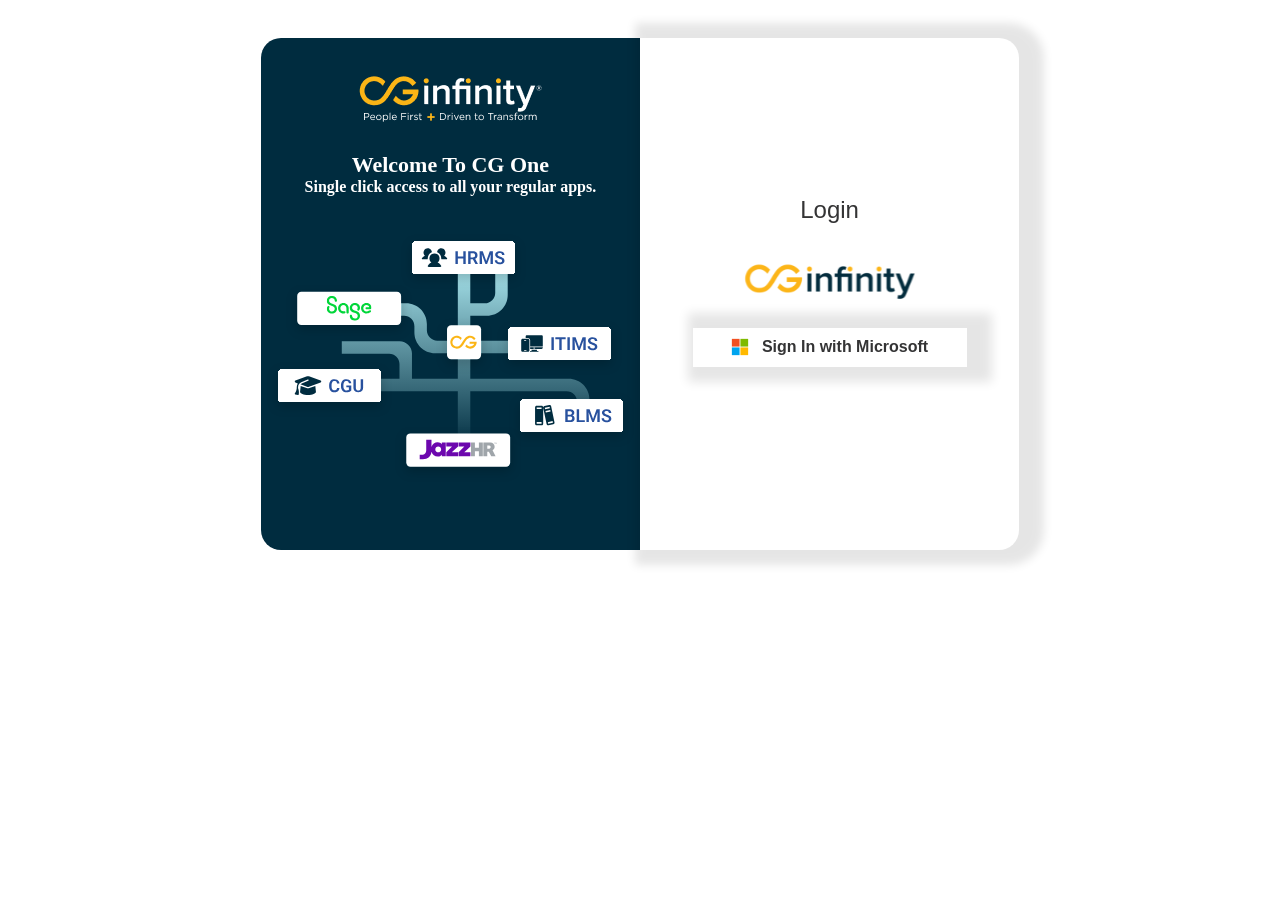
<file: ChatBotFrondEnd/index.html>
<!DOCTYPE html>
<html lang="en">
    <link rel="stylesheet" href="loginPage.css">
<head>
    <meta charset="UTF-8">
    <meta name="viewport" content="width=<device-width>, initial-scale=1.0">
    <title>Document</title>
</head>
<style>
   
</style>
<body>
    <div class="container">
        <div class="sub_LeftContainer">
            <div>
                <img src="./Images/cgLogo.png" >
            </div>
            <div class="leftPaneText">
                <span class="welcomeText">Welcome To CG One</span>
                <span class="SingleSignInText">Single click access to all your regular apps.</span>
            </div>
            <div style="margin-top: 3vw;">
                <img src="./Images/Logo-Tree-Login.svg" >
            </div>
        </div>
        <div class="sub_RighttContainer">
            <span class="loginText">Login</span>
            <img src="./Images/CG-Logo_GoldNavy 1.svg" style="margin-top: 3vw;" width="204" height="40">
            <a href="./dashboard.html" class="logInButton">
                <img src="./Images/Microsoft.svg" width="18" height="18">
                <span class="signInText">Sign In with Microsoft</span>
            </a>
        </div>
    </div>
</body>
</html>
</file>
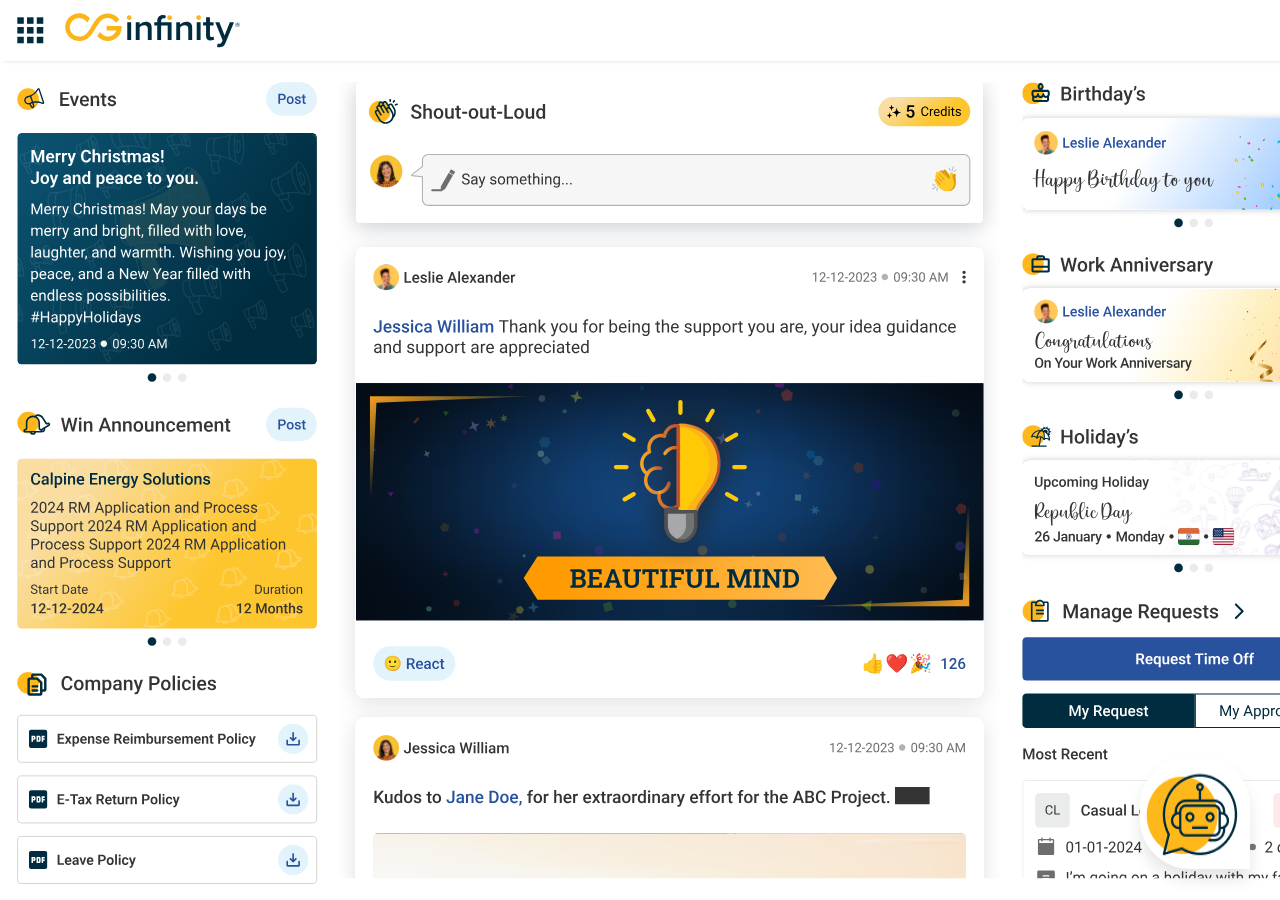
<file: ChatBotFrondEnd/dashboard.html>
<!DOCTYPE html>
<html lang="en">
<link rel="stylesheet" href="style.css">

<head>
    <meta charset="UTF-8">
    <title>Chatbot</title>
</head>
<body>
<div>
    <div class="chatbox">
        <div class="chatbox__support">
            <div class="chatBox_header_contanier">
                <div class="chatbox__header">
                    <div class="chatbox__image--header">
                        <img src="./Images/Chatbot Logo-Header.png" alt="image" width="42" height="42">
                    </div>
                    <div class="chatbox__content--header">
                        <h4 class="chatbox__heading--header">HRMS Chatbot</h4>
                        <p>How may I assist you?</p>
                    </div>
                </div>
                <div class="chatbot_close">
                    <img src="./Images/Collapse_ChatBox.png" alt="closeChtBox" width="25" height="25">
                </div>
            
            </div>
            <div class="chatbox__messages">
                <div></div>
            </div>
            <div class="chatbox__footer">
                <div class="chatbox__footer_Box">
                    <input type="text" placeholder="Write a message...">
                    <button class="chatbox__send--footer send__button"><img src="./Images/Send-Button.png" alt="image" width="24" height="24"></button>
                </div>
            </div>
        </div>
        <div class="chatbox__button">
            <button><img src="./Images/ChatBot_Icon.png" width="110" height="110" /></button>
        </div>
    </div>
</div>

    <script src="./app.js"></script>

</body>
</html>
</file>
<file: ChatBotFrondEnd/loginPage.css>
.container{
    margin-left: 20%;
    margin-right: 20%;
    margin-top: 3%;
    display: flex;
}
.sub_LeftContainer{
    display: flex;
    flex-direction: column;
    justify-content: center;
    background-color: #002C3F;
    width: 50%;
    justify-content: center;
    align-items: center;
    padding-top: 3vw;
    padding-bottom: 5vw;
    border-top-left-radius: 20px;
    border-bottom-left-radius: 20px;
}
.sub_RighttContainer{
    display: flex;
    flex-direction: column;
    justify-content: center;
    align-items: center;
    padding-top: 3vw;
    padding-bottom: 5vw;
    background-color: #FFFFFF;
    width: 50%;
    border-top-right-radius: 20px;
    border-bottom-right-radius: 20px;
    box-shadow: 10px 0px 10px 15px rgba(0, 0, 0, 0.1)
}
.leftPaneText{
    display: flex;
    flex-direction: column;
    align-items: center;
    margin-top: 2vw;
}
.logInButton{
    display: flex;
    flex-direction: row;
    margin-top: 2vw;
    padding-left: 3vw;
    padding-right: 3vw;
    padding-top: 0.8vw;
    padding-bottom: 0.8vw;
    box-shadow: 10px 0px 10px 15px rgba(0, 0, 0, 0.1);
    text-decoration: none;
}

.welcomeText{
    color: #ffff; 
    font-size: 22px; 
    font-weight: 700; 
    font-family: Segoe UI;
}
.SingleSignInText{
    color: #ffff; 
    font-size: 16px; 
    font-weight: 600; 
    font-family: Segoe UI;
}
.loginText{
    font-size: 24px; font-family: Arial, Helvetica, sans-serif; color: #343435;
}
.signInText{
    font-size: 16px; font-family: Arial, Helvetica, sans-serif; color: #343435; font-weight: 600; margin-left: 1vw;
}
</file>
<file: ChatBotFrondEnd/style.css>
* {
    box-sizing: border-box;
    margin: 0;
    padding: 0;
}

body {
    background-image: url('./Images/MFA Dashboard.svg'); /* Make sure the image is in the same folder */
    background-size: cover;
    background-repeat: no-repeat;
    height: 100vh;
    margin: 0;
}

*, html {
    --primaryGradient: linear-gradient(93.12deg, #581B98 0.52%, #9C1DE7 100%);
    --secondaryGradient: linear-gradient(268.91deg, #581B98 -2.14%, #9C1DE7 99.69%);
    --primaryBoxShadow: 0px 10px 15px rgba(0, 0, 0, 0.1);
    --secondaryBoxShadow: 0px -10px 15px rgba(0, 0, 0, 0.1);
    --primary: #581B98;
}

/* CHATBOX
=============== */
.chatbox {
    position: absolute;
    bottom: 30px;
    right: 30px;
    width: 25%;
    border-top-left-radius: 20px;
    border-top-right-radius: 20px;
}

/* CONTENT IS CLOSE */
/* .chatbox__support {
    display: flex;
    flex-direction: column;
    background: #F8F9FA;
    width: 300px;
    height: 350px;
    z-index: -123456;
    opacity: 0;
    transition: all .5s ease-in-out;
} */

/* CONTENT ISOPEN */
.chatbox--active {
    display: flex !important;
    z-index: 123456;
    opacity: 1;
    transition: all .5s ease-in-out;
}

/* BUTTON */
.chatbox__button {
    text-align: right;
}

.send__button {
    padding: 10px;
    background: transparent;
    border: none;
    outline: none;
    cursor: pointer;
}


/* HEADER */
.chatbox__header {
    position: sticky;
    top: 0;
}

/* MESSAGES */
.chatbox__messages {
    margin-top: auto;
    display: flex;
    overflow-y: scroll;
    flex-direction: column-reverse;
}

.messages__item {
    background: orange;
    max-width: 60.6%;
    width: fit-content;
}

.messages__item--operator {
    margin-left: auto;
}

.messages__item--visitor {
    margin-right: auto;
}

/* FOOTER */
.chatbox__footer {
    position: sticky;
    bottom: 0;
}

.chatbox__support {
    display: none;
    flex-direction: column;
    background: #f9f9f9;
    height: 400px;
    width: 100%;
    box-shadow: 0px 0px 15px rgba(0, 0, 0, 0.1);
    border-top-left-radius: 20px;
    border-top-right-radius: 20px;
}

/* HEADER */

.chatBox_header_contanier{
    background-color: #FFB81C;;
    display: flex;
    flex-direction: row;
    align-items: center;
    justify-content: space-between;
    padding: 1vw 1vw;
    border-top-left-radius: 20px;
    border-top-right-radius: 20px;
    box-shadow: var(--primaryBoxShadow);
}

.chatbox__header {
    display: flex;
    flex-direction: row;
    align-items: center;
}

.chatbot_close:hover{
    cursor: pointer;
}

.chatbox__image--header {
    margin-right: 10px;
}

.chatbox__heading--header {
    font-size: 1.2vw;
    color:  #002C3F;
    font-weight: 700;
    font-family: Roboto, Arial, Helvetica;
}

.chatbox__description--header {
    font-size: .9rem;
    color: white;
}

/* Messages */
.chatbox__messages {
    padding: 0 20px;
}

.messages__item {
    margin-top: 10px;
    background: #E9ECEB;
    padding: 8px 12px;
    max-width: 70%;
}

.messages__item--visitor,
.messages__item--typing {
    border-bottom-left-radius: 20px;
    border-top-right-radius: 20px;
    border-bottom-right-radius: 20px;
    align-items: flex-start;
    display: flex;
    align-items: baseline;
}

.messages__item--operator {
    border-top-left-radius: 20px;
    border-top-right-radius: 20px;
    border-bottom-left-radius: 20px;
    color: #343435;
    background: #DEE2E6;
    display: flex;
    flex-direction: row;
    align-items: center;
}

/* FOOTER */
.chatbox__footer {
    box-shadow: var(--secondaryBoxShadow);
    border-bottom-right-radius: 10px;
    border-bottom-left-radius: 10px;
    margin-top: 20px;
    padding: 10px 10px;
    background: #FFFFFF;
}

.chatbox__footer_Box{
    display: flex;
    flex-direction: row;
    align-items: center;
    justify-content: space-between;
    background: #E8EBF0;
    border-radius: 13px;
}

.chatbox__footer input {
    width: 80%;
    border: none;
    padding: 10px 10px;
    border-radius: 30px;
    text-align: left;
    background: #E8EBF0;

}

.chatbox__send--footer {
    color: white;
}

.chatbox__button button,
.chatbox__button button:focus,
.chatbox__button button:visited {
    background: white;
    border: none;
    outline: none;
    border-top-left-radius: 50px;
    border-top-right-radius: 50px;
    border-bottom-left-radius: 50px;
    box-shadow: 0px 10px 15px rgba(0, 0, 0, 0.1);
    cursor: pointer;
}
</file>
